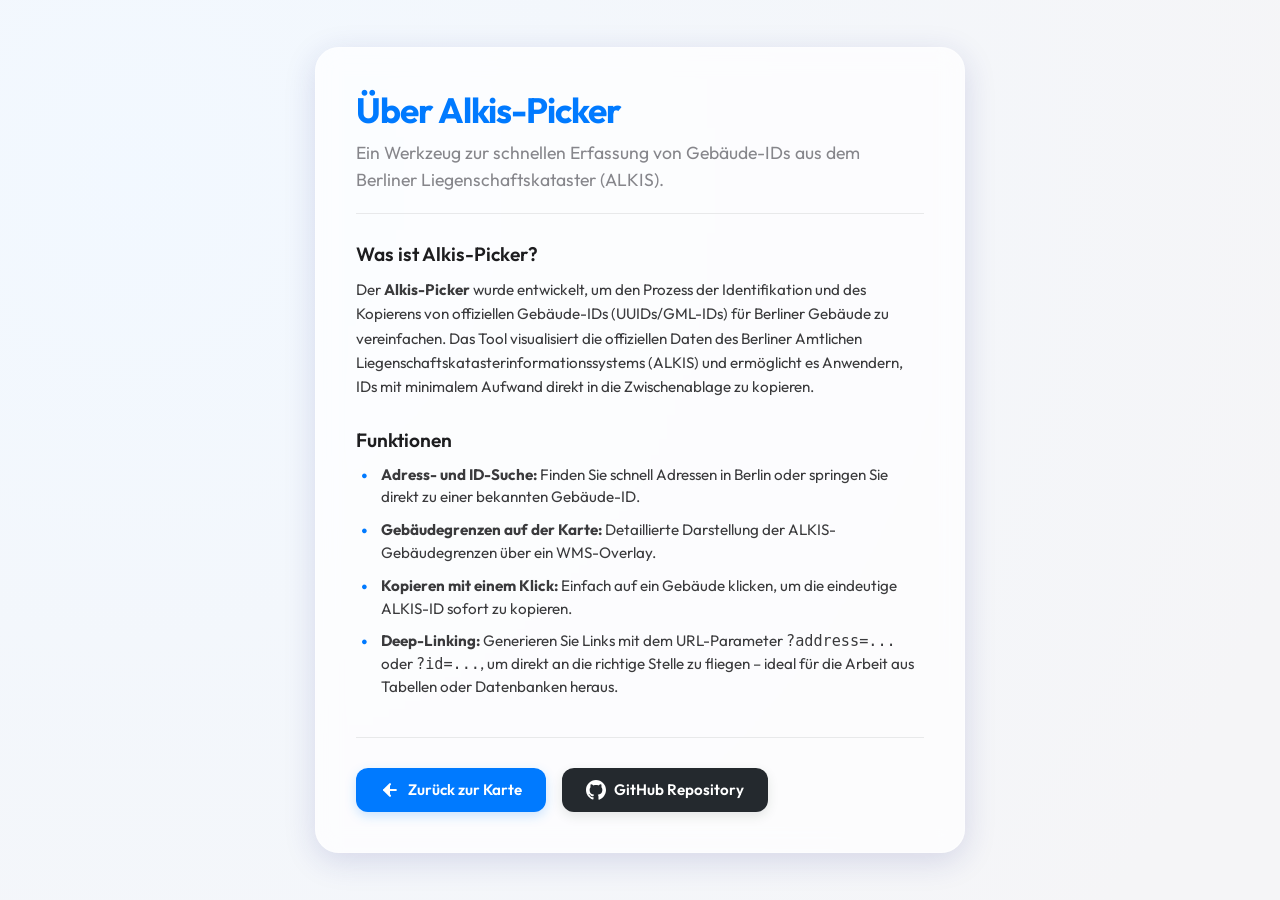
<file: about.html>
<!DOCTYPE html>
<html lang="de">

<head>
    <meta charset="UTF-8">
    <meta name="viewport" content="width=device-width, initial-scale=1.0">
    <title>Über Alkis-Picker | Berlin Gebäude-ID Tool</title>
    <meta name="description"
        content="Informationen über Alkis Picker, ein Tool zur Identifikation und zum Kopieren von Berliner Gebäude-IDs.">

    <!-- Google Fonts: Outfit -->
    <link rel="preconnect" href="https://fonts.googleapis.com">
    <link rel="preconnect" href="https://fonts.gstatic.com" crossorigin>
    <link href="https://fonts.googleapis.com/css2?family=Outfit:wght@300;400;600;700&display=swap" rel="stylesheet">

    <link rel="stylesheet" href="styles.css?v=1.2">
    <link rel="icon" href="data:,">
</head>

<body class="about-page-body">
    <div class="about-card glass">
        <header class="about-header">
            <h1>Über Alkis-Picker</h1>
            <p class="about-subtitle">Ein Werkzeug zur schnellen Erfassung von Gebäude-IDs aus dem Berliner
                Liegenschaftskataster (ALKIS).</p>
        </header>

        <main class="about-content">
            <section class="about-section">
                <h2>Was ist Alkis-Picker?</h2>
                <p>
                    Der <strong>Alkis-Picker</strong> wurde entwickelt, um den Prozess der Identifikation und des
                    Kopierens von offiziellen Gebäude-IDs (UUIDs/GML-IDs) für Berliner Gebäude zu vereinfachen. Das Tool
                    visualisiert die offiziellen Daten des Berliner Amtlichen Liegenschaftskatasterinformationssystems
                    (ALKIS) und ermöglicht es Anwendern, IDs mit minimalem Aufwand direkt in die Zwischenablage zu
                    kopieren.
                </p>
            </section>

            <section class="about-section">
                <h2>Funktionen</h2>
                <ul class="about-list">
                    <li><strong>Adress- und ID-Suche:</strong> Finden Sie schnell Adressen in Berlin oder springen Sie
                        direkt zu einer bekannten Gebäude-ID.</li>
                    <li><strong>Gebäudegrenzen auf der Karte:</strong> Detaillierte Darstellung der ALKIS-Gebäudegrenzen
                        über ein WMS-Overlay.</li>
                    <li><strong>Kopieren mit einem Klick:</strong> Einfach auf ein Gebäude klicken, um die eindeutige
                        ALKIS-ID sofort zu kopieren.</li>
                    <li><strong>Deep-Linking:</strong> Generieren Sie Links mit dem URL-Parameter
                        <code>?address=...</code> oder <code>?id=...</code>, um direkt an die richtige Stelle zu fliegen
                        – ideal für die Arbeit aus Tabellen oder Datenbanken heraus.</li>
                </ul>
            </section>

        </main>

        <footer class="about-buttons">
            <a href="index.html" class="btn-back">
                <svg class="icon-svg" viewBox="0 0 24 24" stroke="currentColor" stroke-width="2.5" fill="none"
                    stroke-linecap="round" stroke-linejoin="round">
                    <line x1="19" y1="12" x2="5" y2="12"></line>
                    <polyline points="12 19 5 12 12 5"></polyline>
                </svg>
                Zurück zur Karte
            </a>
            <a href="https://github.com/afanegas/alkis-picker" target="_blank" rel="noopener noreferrer"
                class="btn-github">
                <svg class="icon-svg" viewBox="0 0 24 24">
                    <path
                        d="M12 0C5.37 0 0 5.37 0 12c0 5.3 3.438 9.8 8.205 11.385.6.11.82-.26.82-.577v-2.234c-3.338.724-4.042-1.61-4.042-1.61C4.422 18.07 3.633 17.7 3.633 17.7c-1.087-.744.084-.729.084-.729 1.205.084 1.838 1.236 1.838 1.236 1.07 1.835 2.809 1.305 3.495.998.108-.776.417-1.305.76-1.605-2.665-.3-5.466-1.332-5.466-5.93 0-1.31.465-2.38 1.235-3.22-.135-.303-.54-1.523.105-3.176 0 0 1.005-.322 3.3 1.23.96-.267 1.98-.399 3-.405 1.02.006 2.04.138 3 .405 2.28-1.552 3.285-1.23 3.285-1.23.645 1.653.24 2.873.12 3.176.765.84 1.23 1.91 1.23 3.22 0 4.61-2.805 5.625-5.475 5.92.43.372.82 1.102.82 2.222v3.293c0 .319.22.694.825.576C20.565 21.795 24 17.3 24 12c0-6.63-5.37-12-12-12z" />
                </svg>
                GitHub Repository
            </a>
        </footer>
    </div>
</body>

</html>
</file>
<file: styles.css>
:root {
    --primary: #007AFF;
    --primary-dark: #0056b3;
    --bg-glass: rgba(255, 255, 255, 0.7);
    --bg-glass-dark: rgba(20, 20, 20, 0.75);
    --border-glass: rgba(255, 255, 255, 0.3);
    --text-main: #1d1d1f;
    --text-muted: #86868b;
    --shadow: 0 8px 32px 0 rgba(31, 38, 135, 0.15);
}

* {
    margin: 0;
    padding: 0;
    box-sizing: border-box;
}

body {
    font-family: 'Outfit', -apple-system, BlinkMacSystemFont, sans-serif;
    color: var(--text-main);
    overflow: hidden;
    height: 100vh;
    background-color: #f5f5f7;
}

#map-container {
    height: 100vh;
    width: 100%;
    z-index: 1;
    cursor: default !important;
}

.leaflet-grab, .leaflet-interactive, .leaflet-container {
    cursor: default !important;
}


.glass {
    background: var(--bg-glass);
    backdrop-filter: blur(12px);
    -webkit-backdrop-filter: blur(12px);
    border: 1px solid var(--border-glass);
    box-shadow: var(--shadow);
}

.app-header {
    position: absolute;
    top: 20px;
    left: 50%;
    transform: translateX(-50%);
    z-index: 1000;
    width: 90%;
    max-width: 600px;
}

.header-content {
    display: flex;
    flex-direction: column;
    align-items: center;
    gap: 15px;
    padding: 15px;
    background: var(--bg-glass);
    backdrop-filter: blur(16px);
    -webkit-backdrop-filter: blur(16px);
    border-radius: 20px;
    border: 1px solid var(--border-glass);
    box-shadow: var(--shadow);
}

h1 {
    font-size: 1.5rem;
    font-weight: 700;
    color: #007AFF;
    letter-spacing: -0.5px;
}

.search-container {
    position: relative;
    width: 100%;
    display: flex;
    align-items: center;
}

#address-search {
    width: 100%;
    padding: 12px 20px;
    padding-right: 50px;
    border-radius: 12px;
    border: 1px solid rgba(0, 0, 0, 0.1);
    font-size: 1rem;
    font-family: inherit;
    background: rgba(255, 255, 255, 0.8);
    transition: all 0.3s ease;
}

#address-search:focus {
    outline: none;
    background: #fff;
    border-color: var(--primary);
    box-shadow: 0 0 0 4px rgba(0, 122, 255, 0.1);
}

#search-button {
    position: absolute;
    right: 10px;
    background: var(--primary);
    color: white;
    border: none;
    width: 32px;
    height: 32px;
    border-radius: 8px;
    display: flex;
    align-items: center;
    justify-content: center;
    cursor: pointer;
    transition: transform 0.2s ease, background 0.2s ease;
}

#search-button:hover {
    background: var(--primary-dark);
    transform: scale(1.05);
}

.search-results {
    position: absolute;
    top: 110%;
    left: 0;
    right: 0;
    background: white;
    border-radius: 12px;
    max-height: 250px;
    overflow-y: auto;
    box-shadow: var(--shadow);
    z-index: 1001;
    border: 1px solid rgba(0,0,0,0.05);
}

.search-results div {
    padding: 12px 16px;
    cursor: pointer;
    border-bottom: 1px solid rgba(0,0,0,0.05);
    transition: background 0.2s;
}

.search-results div:hover {
    background: #f0f0f5;
}

.hidden {
    display: none;
}

.layer-control {
    position: absolute;
    bottom: 30px;
    right: 20px;
    z-index: 1000;
    padding: 8px;
    border-radius: 15px;
    display: flex;
    flex-direction: column;
    gap: 5px;
}

.layer-btn {
    padding: 8px 16px;
    border-radius: 10px;
    border: none;
    background: rgba(0,0,0,0.05);
    color: var(--text-main);
    font-family: inherit;
    font-weight: 600;
    cursor: pointer;
    transition: all 0.2s;
    text-align: left;
    display: flex;
    align-items: center;
    gap: 8px;
}

.layer-btn::before {
    content: '';
    width: 10px;
    height: 10px;
    border-radius: 50%;
    background: #ccc;
    transition: background 0.2s;
}

.layer-btn.active {
    background: rgba(0, 122, 255, 0.1);
    color: var(--primary);
}

.layer-btn.active::before {
    background: var(--primary);
}

.info-panel {
    position: absolute;
    bottom: 30px;
    left: 50%;
    transform: translateX(-50%);
    z-index: 1000;
    padding: 10px 20px;
    border-radius: 30px;
    font-size: 0.9rem;
    color: var(--text-muted);
    pointer-events: none;
}

#toast-container {
    position: absolute;
    top: 100px;
    right: 20px;
    z-index: 2000;
    display: flex;
    flex-direction: column;
    gap: 10px;
}

.toast {
    background: var(--bg-glass-dark);
    color: white;
    padding: 12px 24px;
    border-radius: 12px;
    backdrop-filter: blur(10px);
    -webkit-backdrop-filter: blur(10px);
    box-shadow: var(--shadow);
    font-size: 0.9rem;
    font-weight: 500;
    animation: slideIn 0.3s ease-out forwards;
    border: 1px solid rgba(255,255,255,0.1);
}

@keyframes slideIn {
    from { transform: translateX(120%); opacity: 0; }
    to { transform: translateX(0); opacity: 1; }
}

.toast.fade-out {
    animation: fadeOut 0.3s ease-in forwards;
}

@keyframes fadeOut {
    from { opacity: 1; transform: scale(1); }
    to { opacity: 0; transform: scale(0.9); }
}

/* Leaflet Customization */
.leaflet-control-zoom {
    border: none !important;
    box-shadow: var(--shadow) !important;
}

.leaflet-control-zoom-in, .leaflet-control-zoom-out {
    background: var(--bg-glass) !important;
    backdrop-filter: blur(10px) !important;
    border: 1px solid var(--border-glass) !important;
    color: var(--text-main) !important;
}

.leaflet-control-zoom-in { border-radius: 10px 10px 0 0 !important; }
.leaflet-control-zoom-out { border-radius: 0 0 10px 10px !important; }

/* Attribution: kept legally visible but visually minimal.
   Small, low-opacity, no background by default; becomes fully
   readable on hover/focus/touch so it never disappears entirely. */
.leaflet-control-attribution {
    background: rgba(255, 255, 255, 0.85) !important;
    backdrop-filter: blur(6px) !important;
    -webkit-backdrop-filter: blur(6px) !important;
    box-shadow: 0 -2px 10px rgba(0, 0, 0, 0.05) !important;
    font-size: 11px !important;
    line-height: 1.4 !important;
    padding: 4px 8px !important;
    color: rgba(0, 0, 0, 0.8) !important;
    opacity: 0.9;
    transition: opacity 0.2s ease, background 0.2s ease;
    border-top-left-radius: 8px;
}

.leaflet-control-attribution a {
    color: var(--primary) !important;
    font-weight: 500;
    text-decoration: none;
}

.leaflet-control-attribution a:hover {
    text-decoration: underline;
}

.leaflet-control-attribution:hover,
.leaflet-control-attribution:focus-within {
    opacity: 1;
    background: rgba(255, 255, 255, 0.95) !important;
    backdrop-filter: blur(10px) !important;
    -webkit-backdrop-filter: blur(10px) !important;
}

.leaflet-control-attribution:hover a,
.leaflet-control-attribution:focus-within a {
    color: var(--primary-dark) !important;
}

/* Building Info Window */
.building-info {
    position: absolute;
    bottom: 30px;
    left: 20px;
    z-index: 1000;
    width: 280px;
    border-radius: 20px;
    overflow: hidden;
    transition: all 0.3s cubic-bezier(0.4, 0, 0.2, 1);
    max-height: 400px;
    display: flex;
    flex-direction: column;
}

.building-info.minimized {
    max-height: 48px;
    width: 220px;
}

.info-header {
    padding: 12px 16px;
    display: flex;
    justify-content: space-between;
    align-items: center;
    background: rgba(255, 255, 255, 0.4);
    border-bottom: 1px solid var(--border-glass);
    cursor: pointer;
}

.info-header h3 {
    font-size: 0.9rem;
    font-weight: 600;
    margin: 0;
    white-space: nowrap;
    overflow: hidden;
    text-overflow: ellipsis;
}

#minimize-info {
    background: none;
    border: none;
    cursor: pointer;
    color: var(--text-main);
    display: flex;
    align-items: center;
    justify-content: center;
    padding: 4px;
    border-radius: 6px;
    transition: background 0.2s;
}

#minimize-info:hover {
    background: rgba(0,0,0,0.05);
}

.info-content {
    padding: 15px;
    overflow-y: auto;
    font-size: 0.85rem;
    color: var(--text-main);
}

.info-item {
    margin-bottom: 10px;
    padding-bottom: 8px;
    border-bottom: 1px solid rgba(0,0,0,0.03);
}

.info-item:last-child {
    border-bottom: none;
    margin-bottom: 0;
}

.info-label {
    font-weight: 600;
    color: var(--text-muted);
    display: block;
    font-size: 0.7rem;
    text-transform: uppercase;
    letter-spacing: 0.5px;
    margin-bottom: 2px;
}

.info-value {
    display: block;
    word-break: break-all;
    line-height: 1.4;
}

.placeholder-text {
    color: var(--text-muted);
    font-style: italic;
    text-align: center;
    padding: 20px 0;
}


@media (max-width: 600px) {
    .app-header { width: 95%; top: 10px; }
    h1 { font-size: 1.2rem; }
    .info-panel { bottom: 80px; width: 80%; text-align: center; }
}

/* About Page Styles */
.about-page-body {
    background: radial-gradient(circle at 10% 20%, rgba(0, 122, 255, 0.05) 0%, rgba(245, 245, 247, 1) 90%);
    overflow-y: auto;
    height: auto;
    min-height: 100vh;
    display: flex;
    align-items: center;
    justify-content: center;
    padding: 40px 20px;
}

.about-card {
    max-width: 650px;
    width: 100%;
    border-radius: 24px;
    padding: 40px;
    display: flex;
    flex-direction: column;
    gap: 28px;
    animation: cardAppear 0.6s cubic-bezier(0.16, 1, 0.3, 1) forwards;
}

@keyframes cardAppear {
    from {
        opacity: 0;
        transform: translateY(20px) scale(0.98);
    }
    to {
        opacity: 1;
        transform: translateY(0) scale(1);
    }
}

.about-header {
    border-bottom: 1px solid rgba(0, 0, 0, 0.08);
    padding-bottom: 20px;
}

.about-header h1 {
    font-size: 2.2rem;
    font-weight: 700;
    color: var(--primary);
    letter-spacing: -1px;
}

.about-subtitle {
    font-size: 1.1rem;
    color: var(--text-muted);
    margin-top: 8px;
    line-height: 1.5;
}

.about-content {
    display: flex;
    flex-direction: column;
    gap: 28px;
}

.about-section {
    display: flex;
    flex-direction: column;
    gap: 12px;
}

.about-section h2 {
    font-size: 1.2rem;
    font-weight: 600;
    color: var(--text-main);
    display: flex;
    align-items: center;
    gap: 8px;
}

.about-section p {
    font-size: 0.95rem;
    line-height: 1.6;
    color: #3a3a3c;
}

.about-list {
    list-style-type: none;
    display: flex;
    flex-direction: column;
    gap: 10px;
    padding-left: 5px;
}

.about-list li {
    font-size: 0.95rem;
    line-height: 1.5;
    color: #3a3a3c;
    position: relative;
    padding-left: 20px;
}

.about-list li::before {
    content: "•";
    color: var(--primary);
    font-weight: bold;
    font-size: 1.2rem;
    position: absolute;
    left: 0;
    top: -2px;
}

.about-buttons {
    display: flex;
    gap: 16px;
    flex-wrap: wrap;
    margin-top: 10px;
    border-top: 1px solid rgba(0, 0, 0, 0.08);
    padding-top: 30px;
}

.btn-back {
    display: inline-flex;
    align-items: center;
    gap: 8px;
    background: var(--primary);
    color: white !important;
    padding: 12px 24px;
    border-radius: 12px;
    text-decoration: none;
    font-weight: 600;
    font-size: 0.95rem;
    transition: all 0.2s ease;
    box-shadow: 0 4px 12px rgba(0, 122, 255, 0.2);
}

.btn-back:hover {
    background: var(--primary-dark);
    transform: translateY(-1px);
    box-shadow: 0 6px 16px rgba(0, 122, 255, 0.3);
}

.btn-github {
    display: inline-flex;
    align-items: center;
    gap: 8px;
    background: #24292e;
    color: white !important;
    padding: 12px 24px;
    border-radius: 12px;
    text-decoration: none;
    font-weight: 600;
    font-size: 0.95rem;
    transition: all 0.2s ease;
    box-shadow: 0 4px 12px rgba(0, 0, 0, 0.1);
}

.btn-github:hover {
    background: #1b1f23;
    transform: translateY(-1px);
    box-shadow: 0 6px 16px rgba(0, 0, 0, 0.15);
}

.icon-svg {
    display: inline-block;
    width: 20px;
    height: 20px;
    vertical-align: middle;
    fill: currentColor;
}

@media (max-width: 600px) {
    .about-card {
        padding: 24px;
        border-radius: 16px;
    }
    .about-header h1 {
        font-size: 1.8rem;
    }
    .about-buttons {
        flex-direction: column;
    }
    .btn-back, .btn-github {
        width: 100%;
        justify-content: center;
    }
}
</file>
